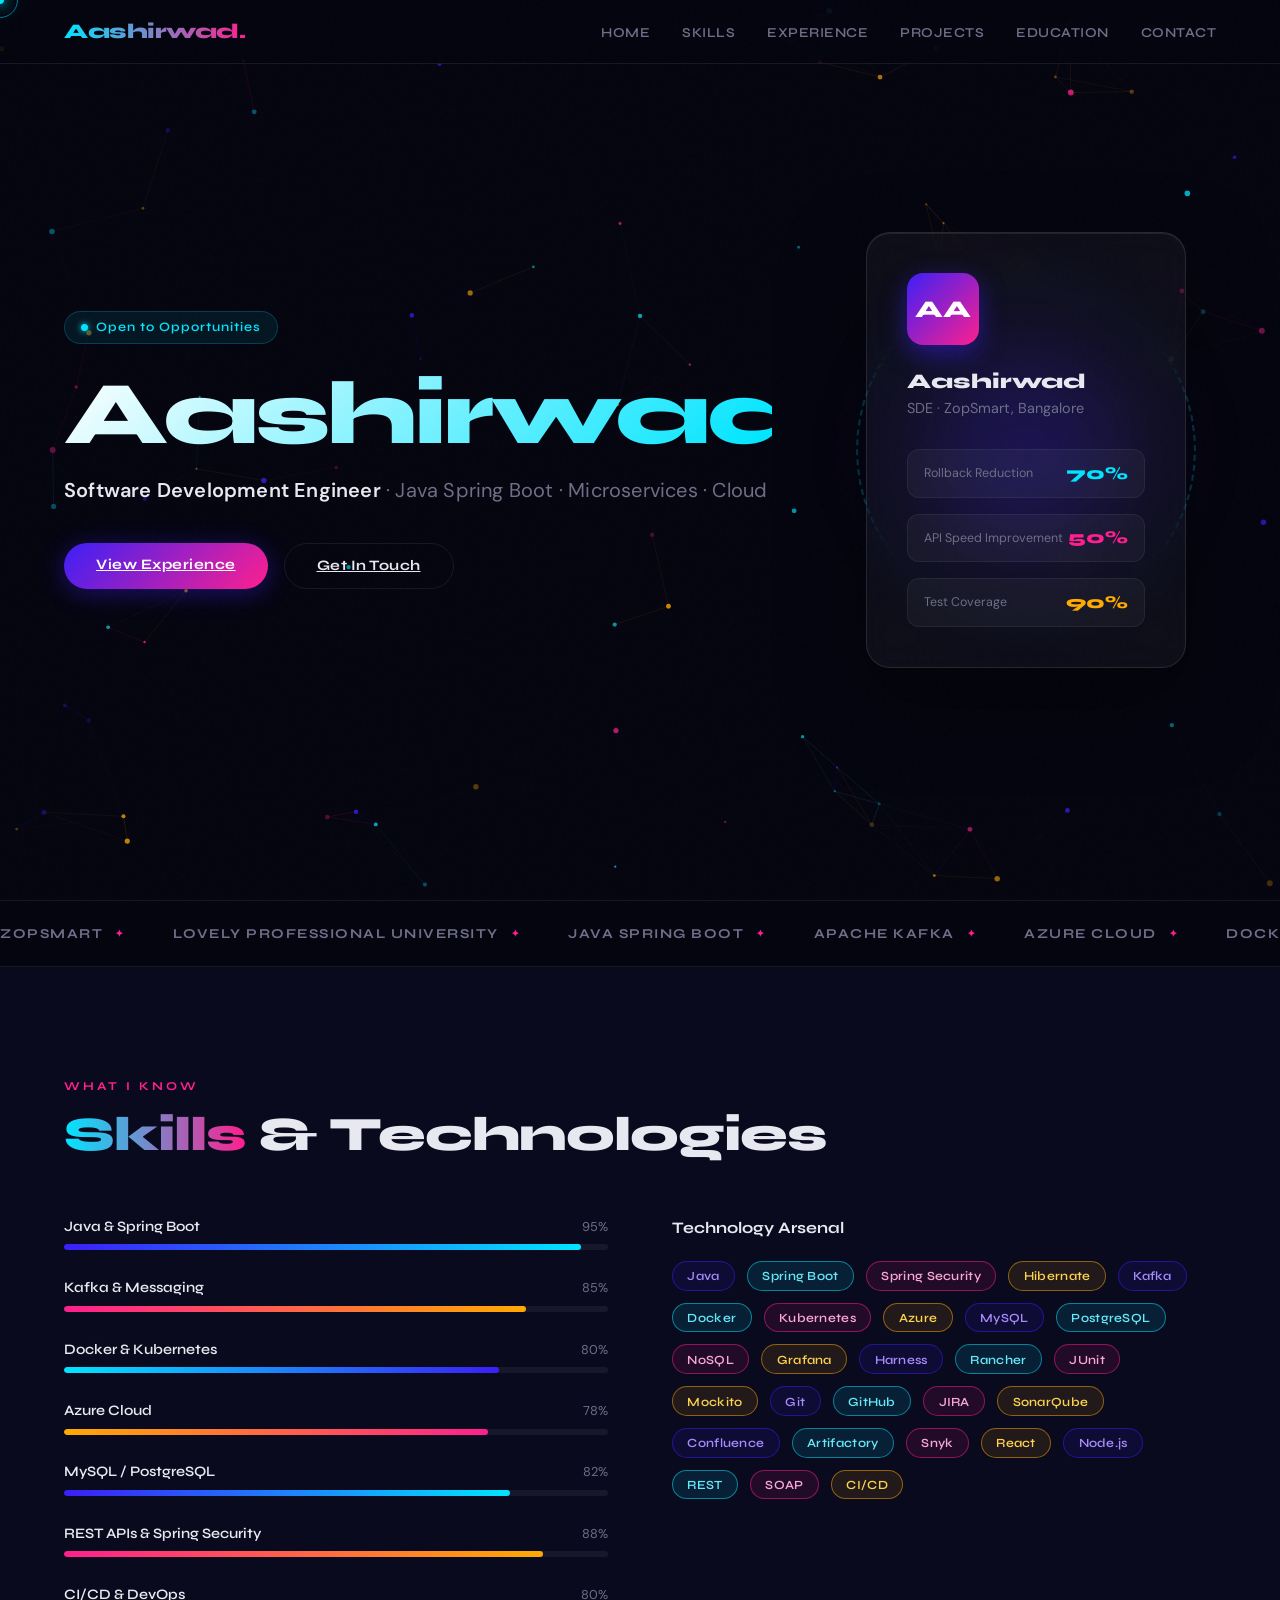
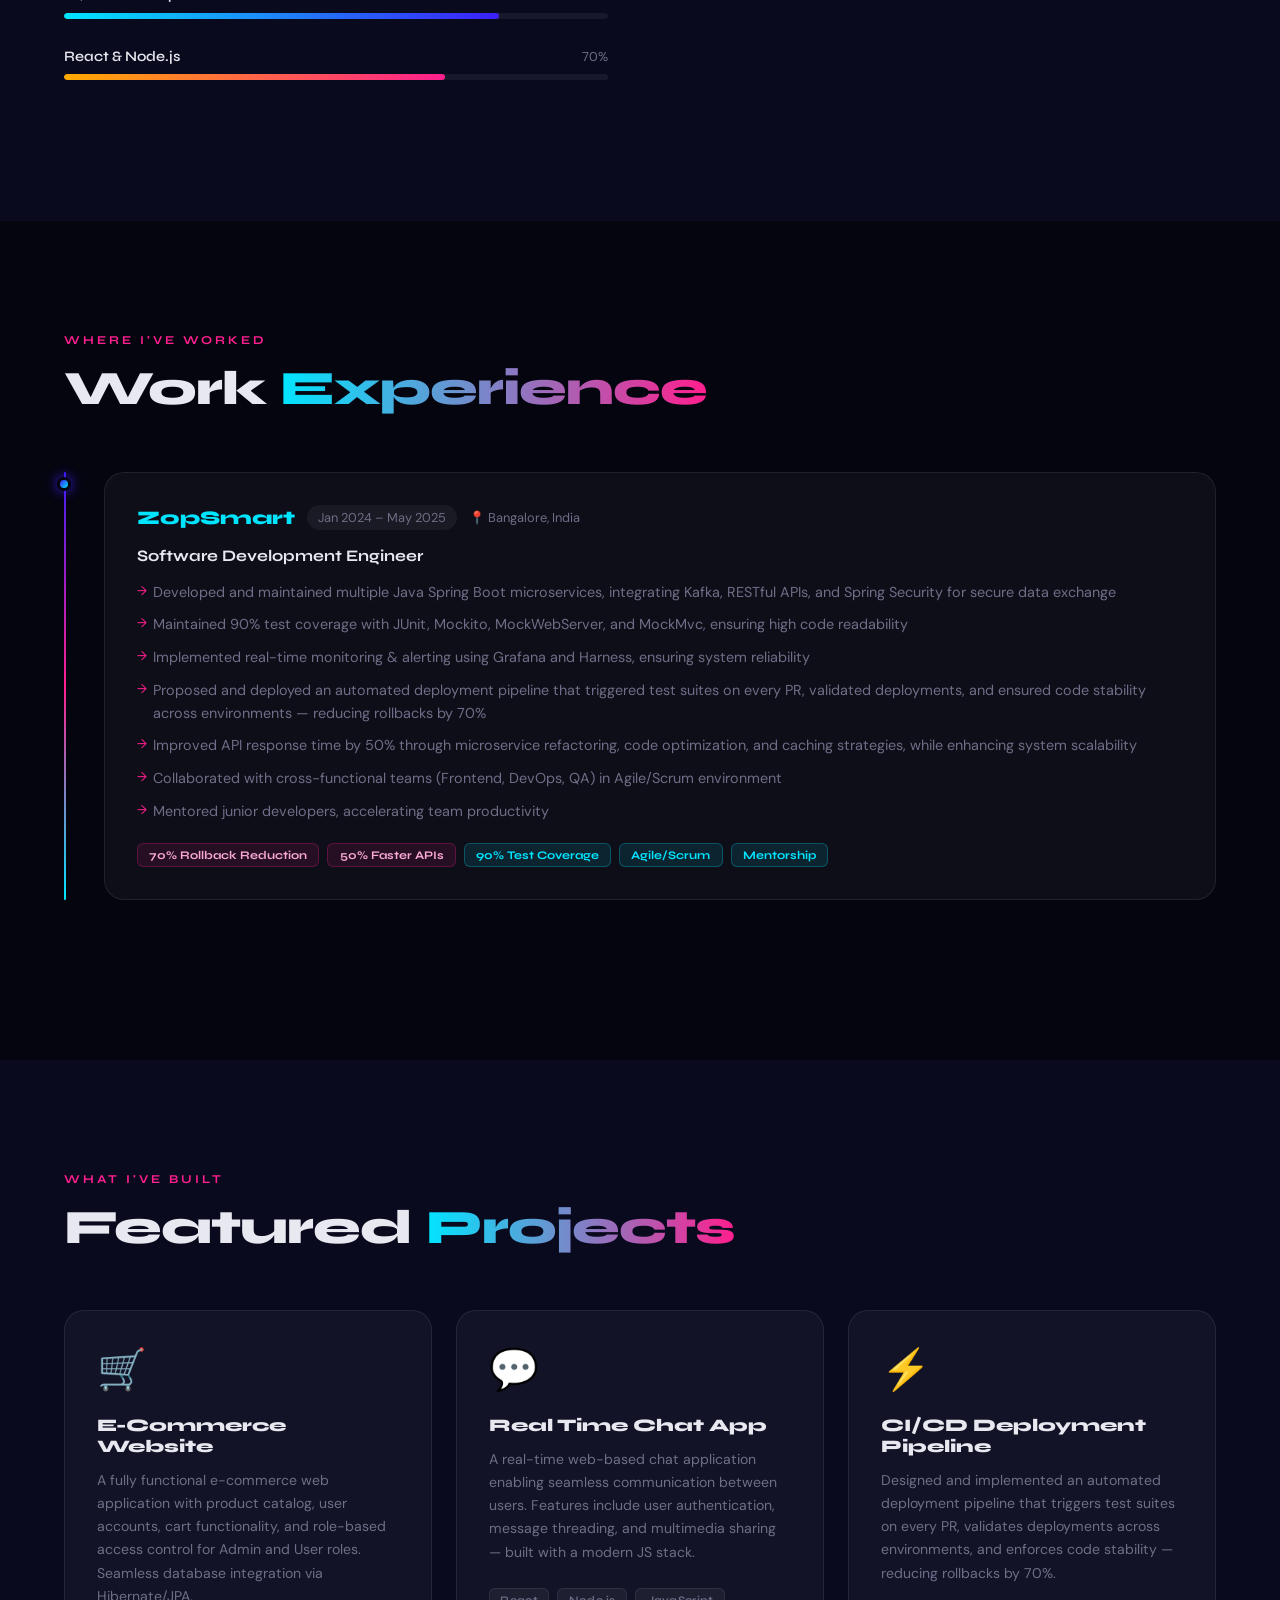
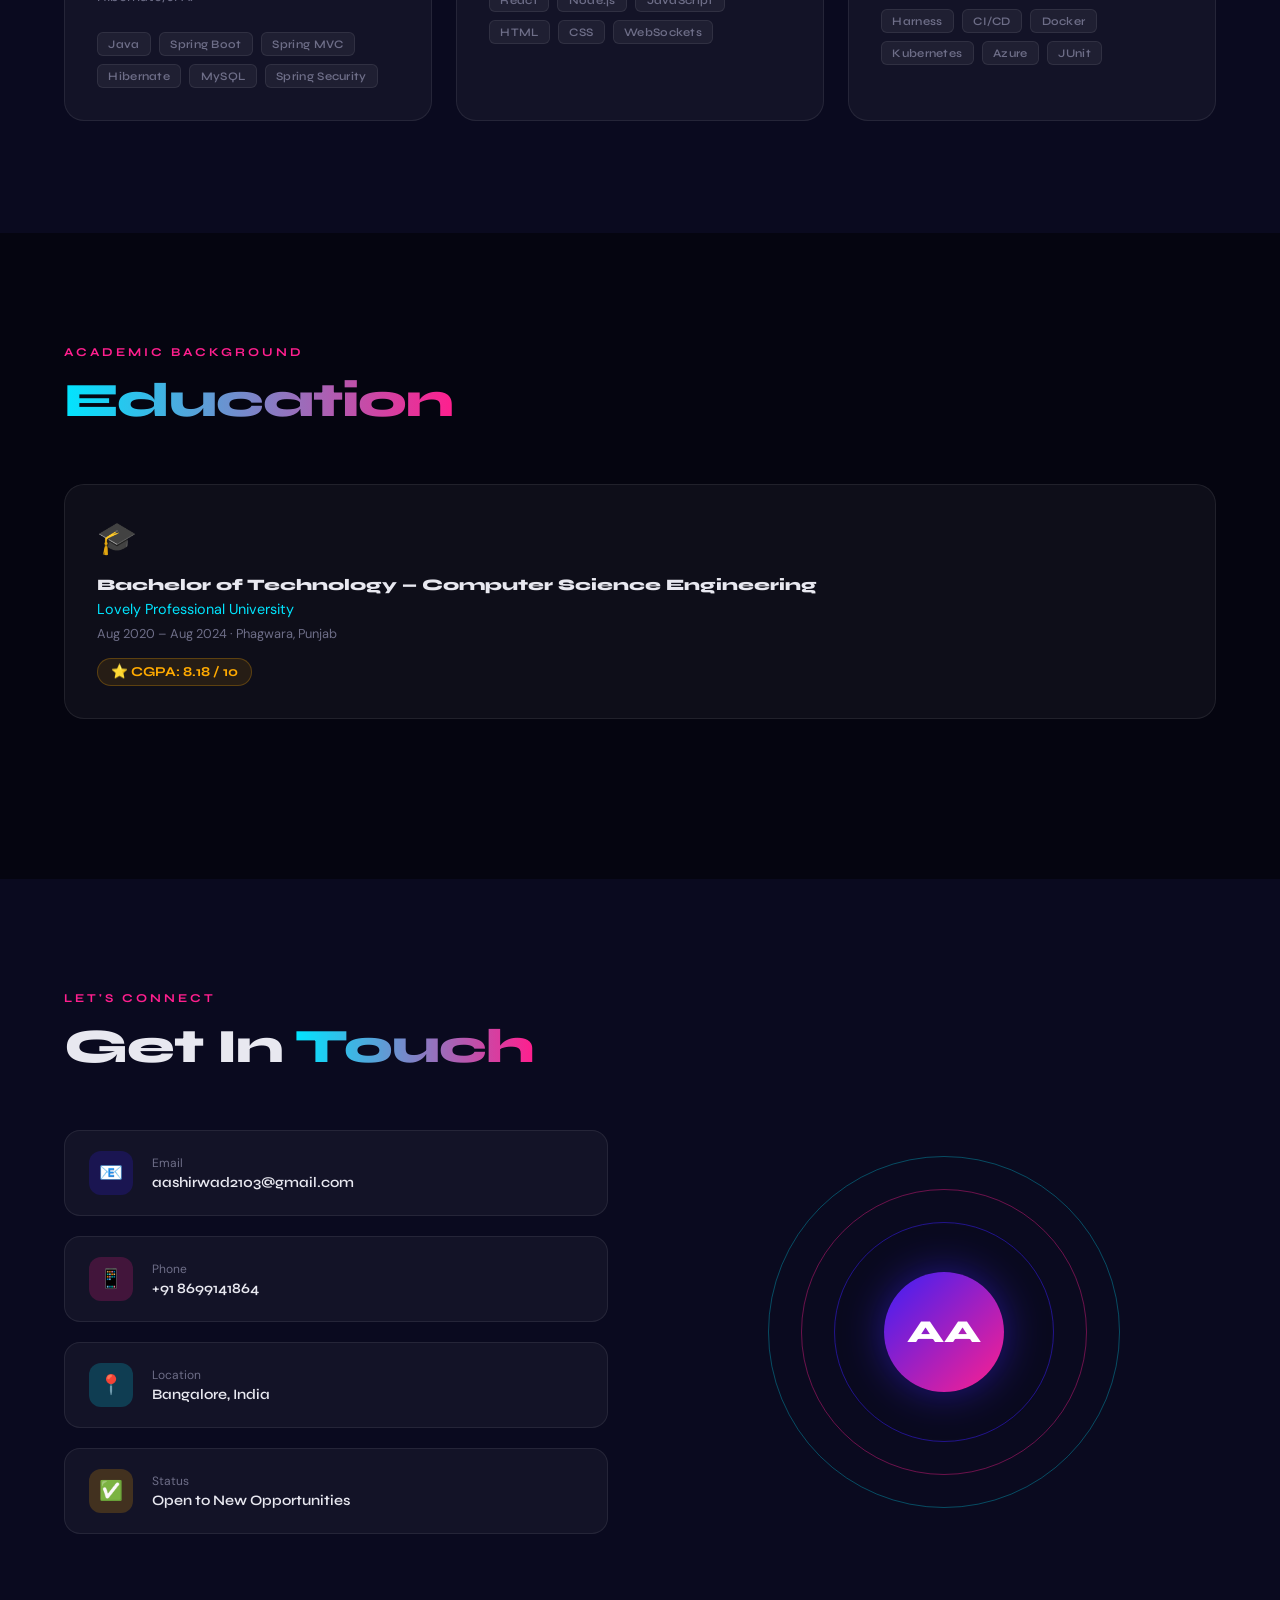
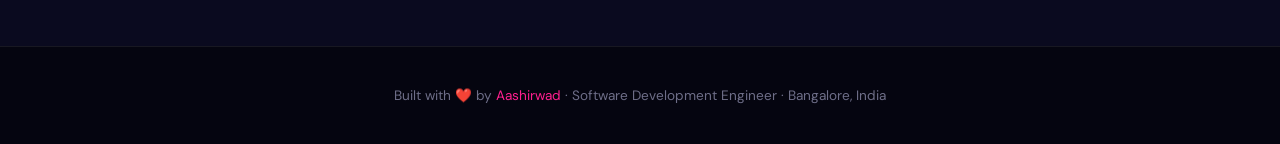
<file: portfolio.html>
<!DOCTYPE html>
<html lang="en">
<head>
<meta charset="UTF-8"/>
<meta name="viewport" content="width=device-width, initial-scale=1.0"/>
<title>Aashirwad — Software Development Engineer</title>
<link href="https://fonts.googleapis.com/css2?family=Syne:wght@400;500;600;700;800&family=DM+Sans:wght@300;400;500;600&display=swap" rel="stylesheet"/>
<style>
/* ─── CSS VARIABLES ─── */
:root {
  --indigo: #3b1ff7;
  --pink: #ff1f8e;
  --cyan: #00e5ff;
  --amber: #ffaa00;
  --bg: #050510;
  --bg2: #0a0a1f;
  --surface: rgba(255,255,255,0.04);
  --border: rgba(255,255,255,0.08);
  --text: #e8e8f0;
  --muted: #6e6e88;
  --heading: 'Syne', sans-serif;
  --body: 'DM Sans', sans-serif;
}

/* ─── RESET & BASE ─── */
*,*::before,*::after{margin:0;padding:0;box-sizing:border-box;}
html{scroll-behavior:smooth;font-size:16px;}
body{
  background:var(--bg);
  color:var(--text);
  font-family:var(--body);
  overflow-x:hidden;
  cursor:none;
}

/* ─── NOISE TEXTURE ─── */
body::before{
  content:'';
  position:fixed;inset:0;
  background-image:url("data:image/svg+xml,%3Csvg viewBox='0 0 256 256' xmlns='http://www.w3.org/2000/svg'%3E%3Cfilter id='noise'%3E%3CfeTurbulence type='fractalNoise' baseFrequency='0.9' numOctaves='4' stitchTiles='stitch'/%3E%3C/filter%3E%3Crect width='100%25' height='100%25' filter='url(%23noise)' opacity='0.04'/%3E%3C/svg%3E");
  pointer-events:none;z-index:9999;opacity:.4;
}

/* ─── SCROLLBAR ─── */
::-webkit-scrollbar{width:6px;}
::-webkit-scrollbar-track{background:var(--bg);}
::-webkit-scrollbar-thumb{background:linear-gradient(var(--indigo),var(--pink));border-radius:3px;}

/* ─── CUSTOM CURSOR ─── */
#cursor-dot{
  position:fixed;width:8px;height:8px;
  background:var(--cyan);border-radius:50%;
  pointer-events:none;z-index:100000;
  transform:translate(-50%,-50%);
  box-shadow:0 0 12px var(--cyan),0 0 24px var(--cyan);
  transition:transform .08s ease;
}
#cursor-ring{
  position:fixed;width:36px;height:36px;
  border:1.5px solid rgba(0,229,255,.5);
  border-radius:50%;pointer-events:none;z-index:99999;
  transform:translate(-50%,-50%);
  transition:transform .18s cubic-bezier(.17,.67,.83,.67),width .2s,height .2s,border-color .2s;
}
body:has(a:hover) #cursor-ring,
body:has(button:hover) #cursor-ring{
  width:56px;height:56px;border-color:var(--pink);
}

/* ─── LOADING SCREEN ─── */
#loader{
  position:fixed;inset:0;background:var(--bg);
  display:flex;flex-direction:column;align-items:center;justify-content:center;
  z-index:99998;transition:opacity .6s ease, visibility .6s ease;
}
#loader.hidden{opacity:0;visibility:hidden;}
.loader-initials{
  font-family:var(--heading);font-size:clamp(4rem,10vw,7rem);font-weight:800;
  background:linear-gradient(135deg,var(--indigo),var(--pink),var(--cyan));
  -webkit-background-clip:text;-webkit-text-fill-color:transparent;background-clip:text;
  animation:shimmer 2s linear infinite;background-size:300%;
  letter-spacing:-2px;
}
.loader-bar-wrap{
  margin-top:2.5rem;width:220px;height:3px;
  background:rgba(255,255,255,.08);border-radius:3px;overflow:hidden;
}
.loader-bar{
  height:100%;width:0;
  background:linear-gradient(90deg,var(--indigo),var(--pink),var(--cyan),var(--amber));
  background-size:300%;
  animation:loadbar 2s ease forwards, shimmer 1.5s linear infinite;
  border-radius:3px;
}
@keyframes loadbar{to{width:100%;}}
@keyframes shimmer{0%{background-position:0%}100%{background-position:300%}}

/* ─── PARTICLE CANVAS ─── */
#particle-canvas{position:fixed;inset:0;z-index:0;pointer-events:none;}

/* ─── NAVBAR ─── */
nav{
  position:fixed;top:0;left:0;right:0;z-index:1000;
  display:flex;align-items:center;justify-content:space-between;
  padding:1.2rem 5%;
  background:rgba(5,5,16,.7);
  backdrop-filter:blur(20px);-webkit-backdrop-filter:blur(20px);
  border-bottom:1px solid var(--border);
  transform:translateY(-100%);
  animation:navSlide .6s .5s cubic-bezier(.22,1,.36,1) forwards;
}
@keyframes navSlide{to{transform:translateY(0);}}
.nav-logo{
  font-family:var(--heading);font-size:1.3rem;font-weight:800;
  background:linear-gradient(90deg,var(--cyan),var(--pink));
  -webkit-background-clip:text;-webkit-text-fill-color:transparent;background-clip:text;
  letter-spacing:-0.5px;
}
.nav-links{display:flex;gap:2rem;list-style:none;}
.nav-links a{
  font-family:var(--heading);font-size:.85rem;font-weight:600;
  color:var(--muted);text-decoration:none;letter-spacing:.5px;text-transform:uppercase;
  position:relative;transition:color .3s;
}
.nav-links a::after{
  content:'';position:absolute;bottom:-4px;left:0;width:0;height:1.5px;
  background:linear-gradient(90deg,var(--cyan),var(--pink));
  transition:width .3s ease;
}
.nav-links a:hover{color:var(--text);}
.nav-links a:hover::after{width:100%;}
.nav-hamburger{display:none;flex-direction:column;gap:5px;cursor:pointer;background:none;border:none;padding:4px;}
.nav-hamburger span{display:block;width:24px;height:2px;background:var(--text);border-radius:2px;transition:.3s;}

/* ─── SECTION WRAPPER ─── */
section{position:relative;z-index:2;padding:7rem 5%;}
.section-label{
  font-family:var(--heading);font-size:.75rem;font-weight:700;letter-spacing:3px;
  text-transform:uppercase;color:var(--pink);margin-bottom:1rem;
}
.section-title{
  font-family:var(--heading);font-size:clamp(2rem,4vw,3rem);font-weight:800;
  line-height:1.1;letter-spacing:-1px;color:var(--text);margin-bottom:3.5rem;
}
.section-title span{
  background:linear-gradient(90deg,var(--cyan),var(--pink));
  -webkit-background-clip:text;-webkit-text-fill-color:transparent;background-clip:text;
}

/* ─── HERO ─── */
#hero{
  min-height:100vh;display:flex;align-items:center;
  padding:0 5%;gap:4rem;
}
.hero-left{flex:1;min-width:0;}
.avail-tag{
  display:inline-flex;align-items:center;gap:.5rem;
  background:rgba(0,229,255,.08);border:1px solid rgba(0,229,255,.2);
  color:var(--cyan);font-size:.8rem;font-family:var(--heading);font-weight:600;
  letter-spacing:1px;padding:.45rem 1rem;border-radius:100px;margin-bottom:1.8rem;
}
.avail-dot{
  width:7px;height:7px;border-radius:50%;background:var(--cyan);
  box-shadow:0 0 6px var(--cyan);
  animation:pulse-dot 1.5s ease infinite;
}
@keyframes pulse-dot{0%,100%{transform:scale(1);opacity:1;}50%{transform:scale(1.4);opacity:.7;}}
.hero-name{
  font-family:var(--heading);font-size:clamp(3rem,7vw,6rem);font-weight:800;
  line-height:.95;letter-spacing:-3px;
  background:linear-gradient(135deg,#fff 0%,var(--cyan) 35%,var(--pink) 65%,var(--amber) 100%);
  -webkit-background-clip:text;-webkit-text-fill-color:transparent;background-clip:text;
  background-size:300%;
  animation:shimmer 4s linear infinite;
  margin-bottom:1.2rem;
}
.hero-sub{
  font-family:var(--body);font-size:clamp(1rem,2vw,1.25rem);font-weight:400;
  color:var(--muted);margin-bottom:2.5rem;letter-spacing:.2px;
}
.hero-sub strong{color:var(--text);font-weight:600;}
.hero-btns{display:flex;gap:1rem;flex-wrap:wrap;}
.btn-primary{
  font-family:var(--heading);font-weight:700;font-size:.9rem;letter-spacing:.5px;
  padding:.85rem 2rem;border-radius:100px;border:none;cursor:none;
  background:linear-gradient(135deg,var(--indigo),var(--pink));
  color:#fff;transition:transform .25s,box-shadow .25s;
  box-shadow:0 4px 24px rgba(59,31,247,.4);
}
.btn-primary:hover{transform:translateY(-3px);box-shadow:0 8px 32px rgba(59,31,247,.6);}
.btn-secondary{
  font-family:var(--heading);font-weight:700;font-size:.9rem;letter-spacing:.5px;
  padding:.85rem 2rem;border-radius:100px;cursor:none;
  background:transparent;border:1.5px solid var(--border);
  color:var(--text);transition:border-color .25s,transform .25s;
}
.btn-secondary:hover{border-color:var(--cyan);transform:translateY(-3px);}

/* ─── HERO RIGHT / 3D CARD ─── */
.hero-right{
  flex:0 0 380px;display:flex;align-items:center;justify-content:center;
  position:relative;
}
.hero-card-wrap{
  position:relative;
  animation:float3d 5s ease-in-out infinite;
  transform-style:preserve-3d;
}
@keyframes float3d{
  0%,100%{transform:translateY(0) rotateX(2deg) rotateY(-8deg);}
  50%{transform:translateY(-18px) rotateX(-2deg) rotateY(8deg);}
}
.hero-orb{
  position:absolute;top:50%;left:50%;transform:translate(-50%,-50%);
  width:320px;height:320px;border-radius:50%;
  background:radial-gradient(circle, rgba(59,31,247,.35) 0%, transparent 70%);
  filter:blur(40px);animation:orb-pulse 3s ease infinite;
}
@keyframes orb-pulse{0%,100%{transform:translate(-50%,-50%) scale(1);}50%{transform:translate(-50%,-50%) scale(1.1);}}
.hero-ring{
  position:absolute;top:50%;left:50%;
  width:340px;height:340px;border-radius:50%;
  border:2px dashed rgba(0,229,255,.25);
  transform:translate(-50%,-50%);
  animation:spin-ring 18s linear infinite;
}
@keyframes spin-ring{to{transform:translate(-50%,-50%) rotate(360deg);}}
.hero-card{
  width:320px;background:rgba(255,255,255,.04);
  border:1px solid rgba(255,255,255,.1);border-radius:24px;
  padding:2.5rem;backdrop-filter:blur(16px);
  position:relative;z-index:2;
  box-shadow:0 32px 80px rgba(0,0,0,.5),inset 0 1px 0 rgba(255,255,255,.08);
}
.card-avatar{
  width:72px;height:72px;border-radius:16px;margin-bottom:1.5rem;
  background:linear-gradient(135deg,var(--indigo),var(--pink));
  display:flex;align-items:center;justify-content:center;
  font-family:var(--heading);font-size:1.5rem;font-weight:800;color:#fff;
  box-shadow:0 8px 24px rgba(59,31,247,.5);
}
.card-name{font-family:var(--heading);font-size:1.3rem;font-weight:800;margin-bottom:.3rem;}
.card-role{color:var(--muted);font-size:.9rem;margin-bottom:2rem;}
.card-stats{display:flex;flex-direction:column;gap:1rem;}
.card-stat{
  display:flex;align-items:center;justify-content:space-between;
  padding:.8rem 1rem;border-radius:12px;
  background:rgba(255,255,255,.04);border:1px solid rgba(255,255,255,.06);
}
.card-stat-label{font-size:.78rem;color:var(--muted);}
.card-stat-val{font-family:var(--heading);font-weight:800;font-size:1.1rem;}
.card-stat-val.c1{color:var(--cyan);}
.card-stat-val.c2{color:var(--pink);}
.card-stat-val.c3{color:var(--amber);}

/* ─── MARQUEE ─── */
.marquee-wrap{
  overflow:hidden;padding:1.5rem 0;
  border-top:1px solid var(--border);border-bottom:1px solid var(--border);
  margin-bottom:0;position:relative;z-index:2;
}
.marquee-track{
  display:flex;gap:3rem;width:max-content;
  animation:marquee 18s linear infinite;
}
.marquee-track:hover{animation-play-state:paused;}
@keyframes marquee{to{transform:translateX(-50%);}}
.marquee-item{
  font-family:var(--heading);font-size:.85rem;font-weight:700;
  letter-spacing:1.5px;text-transform:uppercase;color:var(--muted);
  display:flex;align-items:center;gap:.75rem;white-space:nowrap;
}
.marquee-item::after{content:'✦';color:var(--pink);font-size:.6rem;}

/* ─── SKILLS ─── */
#skills{background:var(--bg2);}
.skills-grid{display:grid;grid-template-columns:1fr 1fr;gap:4rem;}
.skills-bars{}
.skill-row{margin-bottom:1.8rem;}
.skill-head{display:flex;justify-content:space-between;margin-bottom:.6rem;}
.skill-name{font-family:var(--heading);font-weight:600;font-size:.9rem;}
.skill-pct{font-size:.8rem;color:var(--muted);}
.skill-track{
  height:6px;background:rgba(255,255,255,.06);border-radius:3px;overflow:hidden;
}
.skill-fill{
  height:100%;width:0;border-radius:3px;transition:width 1.2s cubic-bezier(.22,1,.36,1);
  position:relative;overflow:hidden;
}
.skill-fill::after{
  content:'';position:absolute;inset:0;
  background:linear-gradient(90deg,transparent,rgba(255,255,255,.4),transparent);
  transform:translateX(-100%);
}
.skill-fill.swept::after{animation:sweep 1s .8s ease forwards;}
@keyframes sweep{to{transform:translateX(200%);}}
.skill-fill.col1{background:linear-gradient(90deg,var(--indigo),var(--cyan));}
.skill-fill.col2{background:linear-gradient(90deg,var(--pink),var(--amber));}
.skill-fill.col3{background:linear-gradient(90deg,var(--cyan),var(--indigo));}
.skill-fill.col4{background:linear-gradient(90deg,var(--amber),var(--pink));}

.chips-title{font-family:var(--heading);font-weight:700;font-size:1rem;margin-bottom:1.5rem;color:var(--text);}
.chips-cloud{display:flex;flex-wrap:wrap;gap:.75rem;}
.chip{
  font-family:var(--heading);font-size:.78rem;font-weight:600;
  padding:.4rem .9rem;border-radius:100px;letter-spacing:.3px;
  border:1px solid;cursor:default;transition:transform .25s,box-shadow .25s;
}
.chip:hover{transform:translateY(-5px);}
.chip.i{border-color:rgba(59,31,247,.5);color:#a78bfa;background:rgba(59,31,247,.1);}
.chip.i:hover{box-shadow:0 8px 20px rgba(59,31,247,.3);}
.chip.p{border-color:rgba(255,31,142,.5);color:#f9a8d4;background:rgba(255,31,142,.1);}
.chip.p:hover{box-shadow:0 8px 20px rgba(255,31,142,.3);}
.chip.c{border-color:rgba(0,229,255,.5);color:#67e8f9;background:rgba(0,229,255,.1);}
.chip.c:hover{box-shadow:0 8px 20px rgba(0,229,255,.3);}
.chip.a{border-color:rgba(255,170,0,.5);color:#fcd34d;background:rgba(255,170,0,.1);}
.chip.a:hover{box-shadow:0 8px 20px rgba(255,170,0,.3);}

/* ─── EXPERIENCE ─── */
#experience{}
.timeline{position:relative;padding-left:2.5rem;}
.timeline::before{
  content:'';position:absolute;left:0;top:0;bottom:0;width:2px;
  background:linear-gradient(180deg,var(--indigo),var(--pink),var(--cyan));
  border-radius:2px;
}
.tl-item{
  position:relative;margin-bottom:3rem;
  transition:transform .3s ease;
}
.tl-item:hover{transform:translateX(8px);}
.tl-dot{
  position:absolute;left:-2.93rem;top:.3rem;
  width:14px;height:14px;border-radius:50%;
  background:linear-gradient(135deg,var(--indigo),var(--cyan));
  border:3px solid var(--bg);
  box-shadow:0 0 12px var(--indigo);
}
.tl-card{
  background:var(--surface);border:1px solid var(--border);border-radius:20px;
  padding:2rem;transition:box-shadow .3s,border-color .3s;
}
.tl-item:hover .tl-card{
  box-shadow:0 16px 48px rgba(59,31,247,.2);
  border-color:rgba(59,31,247,.3);
}
.tl-meta{display:flex;flex-wrap:wrap;gap:.75rem;align-items:center;margin-bottom:1rem;}
.tl-company{font-family:var(--heading);font-weight:800;font-size:1.2rem;color:var(--cyan);}
.tl-date{font-size:.8rem;color:var(--muted);background:rgba(255,255,255,.05);padding:.25rem .7rem;border-radius:100px;}
.tl-location{font-size:.8rem;color:var(--muted);}
.tl-title{font-family:var(--heading);font-weight:700;font-size:1rem;margin-bottom:1rem;color:var(--text);}
.tl-desc{list-style:none;display:flex;flex-direction:column;gap:.6rem;}
.tl-desc li{font-size:.9rem;color:var(--muted);padding-left:1rem;position:relative;line-height:1.6;}
.tl-desc li::before{content:'→';position:absolute;left:0;color:var(--pink);font-size:.8rem;}
.tl-badges{display:flex;flex-wrap:wrap;gap:.5rem;margin-top:1.25rem;}
.badge{
  font-size:.73rem;font-family:var(--heading);font-weight:700;
  padding:.25rem .7rem;border-radius:6px;
  background:rgba(0,229,255,.1);border:1px solid rgba(0,229,255,.25);color:var(--cyan);
}
.badge.hot{background:rgba(255,31,142,.1);border-color:rgba(255,31,142,.25);color:#f9a8d4;}

/* ─── PROJECTS ─── */
#projects{background:var(--bg2);}
.projects-grid{display:grid;grid-template-columns:repeat(3,1fr);gap:1.5rem;}
.proj-card{
  background:var(--surface);border:1px solid var(--border);border-radius:20px;
  padding:2rem;position:relative;overflow:hidden;
  transition:transform .35s cubic-bezier(.22,1,.36,1),box-shadow .35s;
}
.proj-card::before{
  content:'';position:absolute;top:0;left:-100%;right:100%;height:2px;
  background:linear-gradient(90deg,var(--indigo),var(--pink),var(--cyan),var(--amber));
  transition:left .5s ease,right .5s ease;
}
.proj-card:hover{
  transform:translateY(-10px);
  box-shadow:0 32px 80px rgba(0,0,0,.4);
}
.proj-card:hover::before{left:0;right:0;}
.proj-emoji{font-size:2.5rem;margin-bottom:1.2rem;display:block;}
.proj-name{font-family:var(--heading);font-weight:800;font-size:1.1rem;margin-bottom:.75rem;}
.proj-desc{font-size:.88rem;color:var(--muted);line-height:1.65;margin-bottom:1.5rem;}
.proj-tags{display:flex;flex-wrap:wrap;gap:.5rem;}
.proj-tag{
  font-size:.72rem;font-family:var(--heading);font-weight:600;letter-spacing:.3px;
  padding:.25rem .65rem;border-radius:6px;
  background:rgba(255,255,255,.05);border:1px solid rgba(255,255,255,.08);color:var(--muted);
}

/* ─── EDUCATION ─── */
#education{}
.edu-grid{display:grid;grid-template-columns:repeat(auto-fit,minmax(280px,1fr));gap:1.5rem;margin-bottom:3rem;}
.edu-card{
  background:var(--surface);border:1px solid var(--border);border-radius:20px;padding:2rem;
  transition:transform .3s,border-color .3s;
}
.edu-card:hover{transform:translateY(-6px);border-color:rgba(0,229,255,.3);}
.edu-icon{font-size:2rem;margin-bottom:1rem;}
.edu-degree{font-family:var(--heading);font-weight:800;font-size:1rem;margin-bottom:.4rem;}
.edu-inst{color:var(--cyan);font-size:.9rem;margin-bottom:.4rem;}
.edu-dates{font-size:.8rem;color:var(--muted);margin-bottom:1rem;}
.edu-gpa{
  display:inline-flex;align-items:center;gap:.5rem;
  font-family:var(--heading);font-weight:700;font-size:.85rem;
  background:rgba(255,170,0,.1);border:1px solid rgba(255,170,0,.25);
  color:var(--amber);padding:.3rem .8rem;border-radius:100px;
}

/* ─── CONTACT ─── */
#contact{background:var(--bg2);}
.contact-grid{display:grid;grid-template-columns:1fr 1fr;gap:4rem;align-items:center;}
.contact-left{display:flex;flex-direction:column;gap:1.25rem;}
.contact-card{
  display:flex;align-items:center;gap:1.2rem;
  background:var(--surface);border:1px solid var(--border);border-radius:16px;padding:1.25rem 1.5rem;
  transition:transform .3s,border-color .3s,box-shadow .3s;
}
.contact-card:hover{
  transform:translateX(10px);border-color:rgba(0,229,255,.3);
  box-shadow:0 8px 32px rgba(0,229,255,.1);
}
.contact-icon{
  width:44px;height:44px;border-radius:12px;
  display:flex;align-items:center;justify-content:center;font-size:1.2rem;flex-shrink:0;
}
.ci-email{background:rgba(59,31,247,.2);}
.ci-phone{background:rgba(255,31,142,.2);}
.ci-loc{background:rgba(0,229,255,.2);}
.ci-avail{background:rgba(255,170,0,.2);}
.contact-label{font-size:.75rem;color:var(--muted);margin-bottom:.2rem;}
.contact-val{font-family:var(--heading);font-weight:600;font-size:.9rem;}

.contact-right{display:flex;align-items:center;justify-content:center;}
.contact-avatar-wrap{position:relative;width:220px;height:220px;}
.ripple{
  position:absolute;top:50%;left:50%;
  width:100%;height:100%;transform:translate(-50%,-50%);
  border:1.5px solid;border-radius:50%;animation:ripple-out 2.5s ease infinite;
}
.ripple:nth-child(1){border-color:rgba(59,31,247,.5);animation-delay:0s;}
.ripple:nth-child(2){border-color:rgba(255,31,142,.4);animation-delay:.7s;width:130%;height:130%;}
.ripple:nth-child(3){border-color:rgba(0,229,255,.3);animation-delay:1.4s;width:160%;height:160%;}
@keyframes ripple-out{
  0%{opacity:1;transform:translate(-50%,-50%) scale(.8);}
  100%{opacity:0;transform:translate(-50%,-50%) scale(1.3);}
}
.contact-avatar{
  position:absolute;top:50%;left:50%;transform:translate(-50%,-50%);
  width:120px;height:120px;border-radius:50%;z-index:2;
  background:linear-gradient(135deg,var(--indigo),var(--pink));
  display:flex;align-items:center;justify-content:center;
  font-family:var(--heading);font-size:2rem;font-weight:800;color:#fff;
  box-shadow:0 0 40px rgba(59,31,247,.5);
}

/* ─── FOOTER ─── */
footer{
  text-align:center;padding:2.5rem 5%;
  border-top:1px solid var(--border);z-index:2;position:relative;
  font-size:.85rem;color:var(--muted);
}
footer span{color:var(--pink);}

/* ─── SCROLL REVEAL ─── */
.reveal{opacity:0;transform:translateY(40px);transition:opacity .8s cubic-bezier(.22,1,.36,1),transform .8s cubic-bezier(.22,1,.36,1);}
.reveal.left{transform:translateX(-40px);}
.reveal.right{transform:translateX(40px);}
.reveal.visible{opacity:1;transform:none;}

/* ─── RESPONSIVE ─── */
@media(max-width:900px){
  #hero{flex-direction:column;padding-top:8rem;padding-bottom:4rem;text-align:center;}
  .hero-btns{justify-content:center;}
  .hero-right{flex:unset;}
  .skills-grid{grid-template-columns:1fr;}
  .projects-grid{grid-template-columns:1fr 1fr;}
  .contact-grid{grid-template-columns:1fr;}
  .contact-right{display:none;}
}
@media(max-width:600px){
  .nav-links{display:none;}
  .nav-links.open{display:flex;flex-direction:column;position:fixed;top:72px;left:0;right:0;background:rgba(5,5,16,.97);padding:2rem;gap:1.5rem;border-bottom:1px solid var(--border);}
  .nav-hamburger{display:flex;}
  .projects-grid{grid-template-columns:1fr;}
  section{padding:5rem 5%;}
}
</style>
</head>
<body>

<!-- CURSOR -->
<div id="cursor-dot"></div>
<div id="cursor-ring"></div>

<!-- LOADER -->
<div id="loader">
  <div class="loader-initials">AA</div>
  <div class="loader-bar-wrap">
    <div class="loader-bar"></div>
  </div>
</div>

<!-- PARTICLE CANVAS -->
<canvas id="particle-canvas"></canvas>

<!-- NAV -->
<nav id="navbar">
  <div class="nav-logo">Aashirwad.</div>
  <ul class="nav-links" id="nav-links">
    <li><a href="#hero">Home</a></li>
    <li><a href="#skills">Skills</a></li>
    <li><a href="#experience">Experience</a></li>
    <li><a href="#projects">Projects</a></li>
    <li><a href="#education">Education</a></li>
    <li><a href="#contact">Contact</a></li>
  </ul>
  <button class="nav-hamburger" id="hamburger" aria-label="Menu">
    <span></span><span></span><span></span>
  </button>
</nav>

<!-- HERO -->
<section id="hero">
  <div class="hero-left reveal">
    <div class="avail-tag"><div class="avail-dot"></div>Open to Opportunities</div>
    <h1 class="hero-name">Aashirwad</h1>
    <p class="hero-sub">
      <strong>Software Development Engineer</strong> · Java Spring Boot · Microservices · Cloud
    </p>
    <div class="hero-btns">
      <a href="#experience" class="btn-primary">View Experience</a>
      <a href="#contact" class="btn-secondary">Get In Touch</a>
    </div>
  </div>
  <div class="hero-right reveal right">
    <div class="hero-orb"></div>
    <div class="hero-ring"></div>
    <div class="hero-card-wrap">
      <div class="hero-card">
        <div class="card-avatar">AA</div>
        <div class="card-name">Aashirwad</div>
        <div class="card-role">SDE · ZopSmart, Bangalore</div>
        <div class="card-stats">
          <div class="card-stat">
            <span class="card-stat-label">Rollback Reduction</span>
            <span class="card-stat-val c1">70%</span>
          </div>
          <div class="card-stat">
            <span class="card-stat-label">API Speed Improvement</span>
            <span class="card-stat-val c2">50%</span>
          </div>
          <div class="card-stat">
            <span class="card-stat-label">Test Coverage</span>
            <span class="card-stat-val c3">90%</span>
          </div>
        </div>
      </div>
    </div>
  </div>
</section>

<!-- MARQUEE -->
<div class="marquee-wrap">
  <div class="marquee-track" id="marquee-track">
    <!-- duplicated inline for infinite scroll -->
    <span class="marquee-item">ZopSmart</span>
    <span class="marquee-item">Lovely Professional University</span>
    <span class="marquee-item">Java Spring Boot</span>
    <span class="marquee-item">Apache Kafka</span>
    <span class="marquee-item">Azure Cloud</span>
    <span class="marquee-item">Docker & Kubernetes</span>
    <span class="marquee-item">CI/CD Pipelines</span>
    <span class="marquee-item">Grafana Monitoring</span>
    <span class="marquee-item">ZopSmart</span>
    <span class="marquee-item">Lovely Professional University</span>
    <span class="marquee-item">Java Spring Boot</span>
    <span class="marquee-item">Apache Kafka</span>
    <span class="marquee-item">Azure Cloud</span>
    <span class="marquee-item">Docker & Kubernetes</span>
    <span class="marquee-item">CI/CD Pipelines</span>
    <span class="marquee-item">Grafana Monitoring</span>
  </div>
</div>

<!-- SKILLS -->
<section id="skills">
  <div class="section-label reveal">What I Know</div>
  <h2 class="section-title reveal"><span>Skills</span> & Technologies</h2>
  <div class="skills-grid">
    <div class="reveal left">
      <div class="skill-row">
        <div class="skill-head"><span class="skill-name">Java & Spring Boot</span><span class="skill-pct">95%</span></div>
        <div class="skill-track"><div class="skill-fill col1" data-pct="95"></div></div>
      </div>
      <div class="skill-row">
        <div class="skill-head"><span class="skill-name">Kafka & Messaging</span><span class="skill-pct">85%</span></div>
        <div class="skill-track"><div class="skill-fill col2" data-pct="85"></div></div>
      </div>
      <div class="skill-row">
        <div class="skill-head"><span class="skill-name">Docker & Kubernetes</span><span class="skill-pct">80%</span></div>
        <div class="skill-track"><div class="skill-fill col3" data-pct="80"></div></div>
      </div>
      <div class="skill-row">
        <div class="skill-head"><span class="skill-name">Azure Cloud</span><span class="skill-pct">78%</span></div>
        <div class="skill-track"><div class="skill-fill col4" data-pct="78"></div></div>
      </div>
      <div class="skill-row">
        <div class="skill-head"><span class="skill-name">MySQL / PostgreSQL</span><span class="skill-pct">82%</span></div>
        <div class="skill-track"><div class="skill-fill col1" data-pct="82"></div></div>
      </div>
      <div class="skill-row">
        <div class="skill-head"><span class="skill-name">REST APIs & Spring Security</span><span class="skill-pct">88%</span></div>
        <div class="skill-track"><div class="skill-fill col2" data-pct="88"></div></div>
      </div>
      <div class="skill-row">
        <div class="skill-head"><span class="skill-name">CI/CD & DevOps</span><span class="skill-pct">80%</span></div>
        <div class="skill-track"><div class="skill-fill col3" data-pct="80"></div></div>
      </div>
      <div class="skill-row">
        <div class="skill-head"><span class="skill-name">React & Node.js</span><span class="skill-pct">70%</span></div>
        <div class="skill-track"><div class="skill-fill col4" data-pct="70"></div></div>
      </div>
    </div>
    <div class="reveal right">
      <div class="chips-title">Technology Arsenal</div>
      <div class="chips-cloud">
        <span class="chip i">Java</span>
        <span class="chip c">Spring Boot</span>
        <span class="chip p">Spring Security</span>
        <span class="chip a">Hibernate</span>
        <span class="chip i">Kafka</span>
        <span class="chip c">Docker</span>
        <span class="chip p">Kubernetes</span>
        <span class="chip a">Azure</span>
        <span class="chip i">MySQL</span>
        <span class="chip c">PostgreSQL</span>
        <span class="chip p">NoSQL</span>
        <span class="chip a">Grafana</span>
        <span class="chip i">Harness</span>
        <span class="chip c">Rancher</span>
        <span class="chip p">JUnit</span>
        <span class="chip a">Mockito</span>
        <span class="chip i">Git</span>
        <span class="chip c">GitHub</span>
        <span class="chip p">JIRA</span>
        <span class="chip a">SonarQube</span>
        <span class="chip i">Confluence</span>
        <span class="chip c">Artifactory</span>
        <span class="chip p">Snyk</span>
        <span class="chip a">React</span>
        <span class="chip i">Node.js</span>
        <span class="chip c">REST</span>
        <span class="chip p">SOAP</span>
        <span class="chip a">CI/CD</span>
      </div>
    </div>
  </div>
</section>

<!-- EXPERIENCE -->
<section id="experience">
  <div class="section-label reveal">Where I've Worked</div>
  <h2 class="section-title reveal">Work <span>Experience</span></h2>
  <div class="timeline">
    <div class="tl-item reveal left">
      <div class="tl-dot"></div>
      <div class="tl-card">
        <div class="tl-meta">
          <span class="tl-company">ZopSmart</span>
          <span class="tl-date">Jan 2024 – May 2025</span>
          <span class="tl-location">📍 Bangalore, India</span>
        </div>
        <div class="tl-title">Software Development Engineer</div>
        <ul class="tl-desc">
          <li>Developed and maintained multiple Java Spring Boot microservices, integrating Kafka, RESTful APIs, and Spring Security for secure data exchange</li>
          <li>Maintained 90% test coverage with JUnit, Mockito, MockWebServer, and MockMvc, ensuring high code readability</li>
          <li>Implemented real-time monitoring & alerting using Grafana and Harness, ensuring system reliability</li>
          <li>Proposed and deployed an automated deployment pipeline that triggered test suites on every PR, validated deployments, and ensured code stability across environments — reducing rollbacks by 70%</li>
          <li>Improved API response time by 50% through microservice refactoring, code optimization, and caching strategies, while enhancing system scalability</li>
          <li>Collaborated with cross-functional teams (Frontend, DevOps, QA) in Agile/Scrum environment</li>
          <li>Mentored junior developers, accelerating team productivity</li>
        </ul>
        <div class="tl-badges">
          <span class="badge hot">70% Rollback Reduction</span>
          <span class="badge hot">50% Faster APIs</span>
          <span class="badge">90% Test Coverage</span>
          <span class="badge">Agile/Scrum</span>
          <span class="badge">Mentorship</span>
        </div>
      </div>
    </div>
  </div>
</section>

<!-- PROJECTS -->
<section id="projects">
  <div class="section-label reveal">What I've Built</div>
  <h2 class="section-title reveal">Featured <span>Projects</span></h2>
  <div class="projects-grid">
    <div class="proj-card reveal">
      <span class="proj-emoji">🛒</span>
      <div class="proj-name">E-Commerce Website</div>
      <p class="proj-desc">A fully functional e-commerce web application with product catalog, user accounts, cart functionality, and role-based access control for Admin and User roles. Seamless database integration via Hibernate/JPA.</p>
      <div class="proj-tags">
        <span class="proj-tag">Java</span>
        <span class="proj-tag">Spring Boot</span>
        <span class="proj-tag">Spring MVC</span>
        <span class="proj-tag">Hibernate</span>
        <span class="proj-tag">MySQL</span>
        <span class="proj-tag">Spring Security</span>
      </div>
    </div>
    <div class="proj-card reveal" style="transition-delay:.1s">
      <span class="proj-emoji">💬</span>
      <div class="proj-name">Real Time Chat App</div>
      <p class="proj-desc">A real-time web-based chat application enabling seamless communication between users. Features include user authentication, message threading, and multimedia sharing — built with a modern JS stack.</p>
      <div class="proj-tags">
        <span class="proj-tag">React</span>
        <span class="proj-tag">Node.js</span>
        <span class="proj-tag">JavaScript</span>
        <span class="proj-tag">HTML</span>
        <span class="proj-tag">CSS</span>
        <span class="proj-tag">WebSockets</span>
      </div>
    </div>
    <div class="proj-card reveal" style="transition-delay:.2s">
      <span class="proj-emoji">⚡</span>
      <div class="proj-name">CI/CD Deployment Pipeline</div>
      <p class="proj-desc">Designed and implemented an automated deployment pipeline that triggers test suites on every PR, validates deployments across environments, and enforces code stability — reducing rollbacks by 70%.</p>
      <div class="proj-tags">
        <span class="proj-tag">Harness</span>
        <span class="proj-tag">CI/CD</span>
        <span class="proj-tag">Docker</span>
        <span class="proj-tag">Kubernetes</span>
        <span class="proj-tag">Azure</span>
        <span class="proj-tag">JUnit</span>
      </div>
    </div>
  </div>
</section>

<!-- EDUCATION -->
<section id="education">
  <div class="section-label reveal">Academic Background</div>
  <h2 class="section-title reveal"><span>Education</span></h2>
  <div class="edu-grid">
    <div class="edu-card reveal left">
      <div class="edu-icon">🎓</div>
      <div class="edu-degree">Bachelor of Technology — Computer Science Engineering</div>
      <div class="edu-inst">Lovely Professional University</div>
      <div class="edu-dates">Aug 2020 – Aug 2024 · Phagwara, Punjab</div>
      <div class="edu-gpa">⭐ CGPA: 8.18 / 10</div>
    </div>
  </div>
</section>

<!-- CONTACT -->
<section id="contact">
  <div class="section-label reveal">Let's Connect</div>
  <h2 class="section-title reveal">Get In <span>Touch</span></h2>
  <div class="contact-grid">
    <div class="contact-left reveal left">
      <div class="contact-card">
        <div class="contact-icon ci-email">📧</div>
        <div>
          <div class="contact-label">Email</div>
          <div class="contact-val">aashirwad2103@gmail.com</div>
        </div>
      </div>
      <div class="contact-card">
        <div class="contact-icon ci-phone">📱</div>
        <div>
          <div class="contact-label">Phone</div>
          <div class="contact-val">+91 8699141864</div>
        </div>
      </div>
      <div class="contact-card">
        <div class="contact-icon ci-loc">📍</div>
        <div>
          <div class="contact-label">Location</div>
          <div class="contact-val">Bangalore, India</div>
        </div>
      </div>
      <div class="contact-card">
        <div class="contact-icon ci-avail">✅</div>
        <div>
          <div class="contact-label">Status</div>
          <div class="contact-val">Open to New Opportunities</div>
        </div>
      </div>
    </div>
    <div class="contact-right reveal right">
      <div class="contact-avatar-wrap">
        <div class="ripple"></div>
        <div class="ripple"></div>
        <div class="ripple"></div>
        <div class="contact-avatar">AA</div>
      </div>
    </div>
  </div>
</section>

<footer>
  <p>Built with ❤️ by <span>Aashirwad</span> · Software Development Engineer · Bangalore, India</p>
</footer>

<script>
/* ─── LOADER ─── */
window.addEventListener('load', () => {
  setTimeout(() => {
    document.getElementById('loader').classList.add('hidden');
  }, 2200);
});

/* ─── CURSOR ─── */
const dot = document.getElementById('cursor-dot');
const ring = document.getElementById('cursor-ring');
let mx = 0, my = 0, rx = 0, ry = 0;
window.addEventListener('mousemove', e => { mx = e.clientX; my = e.clientY; });
function animCursor(){
  dot.style.left = mx + 'px'; dot.style.top = my + 'px';
  rx += (mx - rx) * 0.12; ry += (my - ry) * 0.12;
  ring.style.left = rx + 'px'; ring.style.top = ry + 'px';
  requestAnimationFrame(animCursor);
}
animCursor();

/* ─── HAMBURGER ─── */
const ham = document.getElementById('hamburger');
const navLinks = document.getElementById('nav-links');
ham.addEventListener('click', () => navLinks.classList.toggle('open'));

/* ─── PARTICLE CANVAS ─── */
const canvas = document.getElementById('particle-canvas');
const ctx = canvas.getContext('2d');
const COLORS = ['#3b1ff7','#ff1f8e','#00e5ff','#ffaa00'];
let W, H, particles = [];

function resize(){
  W = canvas.width = window.innerWidth;
  H = canvas.height = window.innerHeight;
}
resize();
window.addEventListener('resize', resize);

class Particle {
  constructor(){
    this.x = Math.random()*W; this.y = Math.random()*H;
    this.vx = (Math.random()-.5)*.4; this.vy = (Math.random()-.5)*.4;
    this.r = Math.random()*2+1;
    this.color = COLORS[Math.floor(Math.random()*COLORS.length)];
    this.alpha = Math.random()*.6+.2;
  }
  update(){
    this.x+=this.vx; this.y+=this.vy;
    if(this.x<0||this.x>W) this.vx*=-1;
    if(this.y<0||this.y>H) this.vy*=-1;
  }
  draw(){
    ctx.beginPath();
    ctx.arc(this.x,this.y,this.r,0,Math.PI*2);
    ctx.fillStyle = this.color;
    ctx.globalAlpha = this.alpha;
    ctx.fill();
  }
}

const N = Math.min(90, Math.floor(W*H/12000));
for(let i=0;i<N;i++) particles.push(new Particle());

function drawLines(){
  for(let i=0;i<particles.length;i++){
    for(let j=i+1;j<particles.length;j++){
      const dx=particles[i].x-particles[j].x, dy=particles[i].y-particles[j].y;
      const dist=Math.sqrt(dx*dx+dy*dy);
      if(dist<130){
        ctx.globalAlpha=(1-dist/130)*0.18;
        ctx.strokeStyle=particles[i].color;
        ctx.lineWidth=.8;
        ctx.beginPath();
        ctx.moveTo(particles[i].x,particles[i].y);
        ctx.lineTo(particles[j].x,particles[j].y);
        ctx.stroke();
      }
    }
  }
}

function animParticles(){
  ctx.clearRect(0,0,W,H);
  ctx.globalAlpha=1;
  particles.forEach(p=>{p.update();p.draw();});
  ctx.globalAlpha=1;
  drawLines();
  ctx.globalAlpha=1;
  requestAnimationFrame(animParticles);
}
animParticles();

/* ─── SCROLL REVEAL ─── */
const reveals = document.querySelectorAll('.reveal');
const revealObs = new IntersectionObserver((entries)=>{
  entries.forEach(e=>{
    if(e.isIntersecting){ e.target.classList.add('visible'); }
  });
},{threshold:.12});
reveals.forEach(el=>revealObs.observe(el));

/* ─── SKILL BARS ─── */
const skillFills = document.querySelectorAll('.skill-fill');
const skillObs = new IntersectionObserver((entries)=>{
  entries.forEach(e=>{
    if(e.isIntersecting){
      const pct = e.target.dataset.pct;
      e.target.style.width = pct + '%';
      setTimeout(()=>e.target.classList.add('swept'),400);
      skillObs.unobserve(e.target);
    }
  });
},{threshold:.3});
skillFills.forEach(el=>skillObs.observe(el));
</script>
</body>
</html>
</file>
